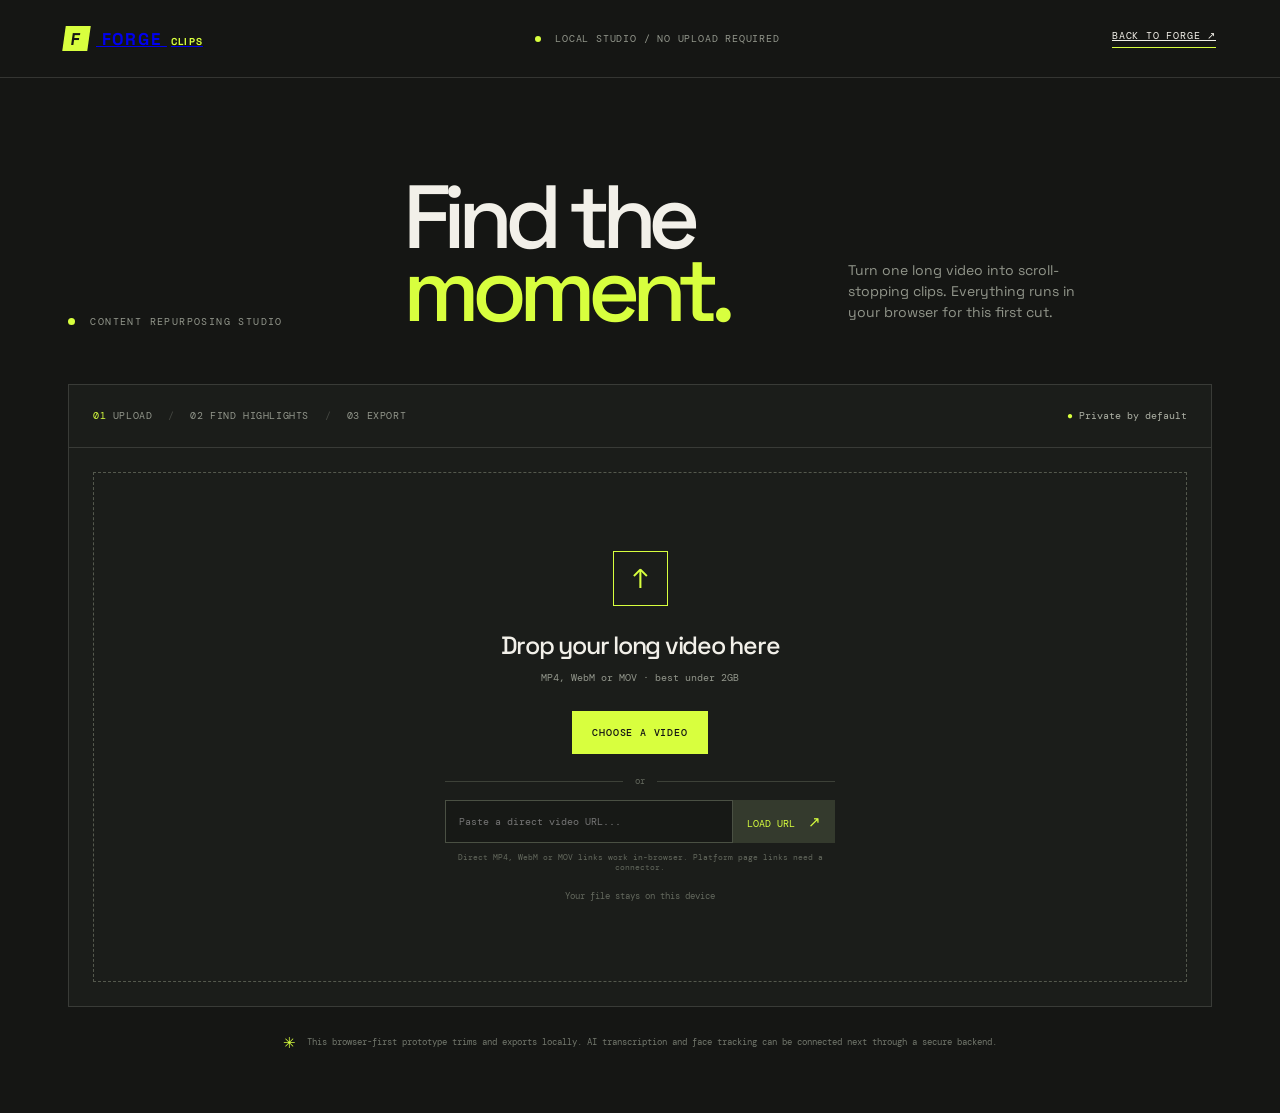
<file: clipper.html>
<!doctype html>
<html lang="en">
<head>
  <meta charset="UTF-8" />
  <meta name="viewport" content="width=device-width, initial-scale=1.0" />
  <meta name="description" content="Forge Clips — turn long videos into short-form content." />
  <title>Forge Clips — Turn long videos into momentum</title>
  <link rel="preconnect" href="https://fonts.googleapis.com" />
  <link rel="preconnect" href="https://fonts.gstatic.com" crossorigin />
  <link href="https://fonts.googleapis.com/css2?family=DM+Mono:wght@400;500&family=Space+Grotesk:wght@400;500;600;700&display=swap" rel="stylesheet" />
  <link rel="stylesheet" href="clipper.css" />
</head>
<body>
  <header class="clip-header">
    <a class="clip-logo" href="index.html"><span>F</span> FORGE <b>CLIPS</b></a>
    <div class="header-status"><i></i> Local studio / No upload required</div>
    <a class="back-link" href="index.html">Back to Forge ↗</a>
  </header>

  <main class="clip-app">
    <section class="clip-intro">
      <p class="eyebrow"><span></span> Content repurposing studio</p>
      <h1>Find the<br /><em>moment.</em></h1>
      <p class="intro-copy">Turn one long video into scroll-stopping clips. Everything runs in your browser for this first cut.</p>
    </section>

    <section class="workspace" aria-label="Video clipping workspace">
      <div class="workspace-topbar"><div><span class="step active">01</span> Upload <span class="divider">/</span> <span class="step">02</span> Find highlights <span class="divider">/</span> <span class="step">03</span> Export</div><span class="privacy-pill">● Private by default</span></div>

      <div class="upload-state" id="uploadState">
        <div class="upload-icon">↑</div>
        <h2>Drop your long video here</h2>
        <p>MP4, WebM or MOV · best under 2GB</p>
        <label class="upload-button">Choose a video<input id="videoInput" type="file" accept="video/*" /></label>
        <div class="upload-divider"><span>or</span></div>
        <form class="url-form" id="urlForm">
          <input id="videoUrl" type="url" placeholder="Paste a direct video URL..." aria-label="Video URL" />
          <button type="submit">Load URL <span>↗</span></button>
        </form>
        <p class="url-help">Direct MP4, WebM or MOV links work in-browser. Platform page links need a connector.</p>
        <span class="upload-hint">Your file stays on this device</span>
      </div>

      <div class="editor-state hidden" id="editorState">
        <div class="editor-grid">
          <div class="player-column">
            <div class="video-shell"><video id="video" controls playsinline></video><div class="video-empty" id="videoEmpty">Your video preview will appear here</div><button class="play-overlay" id="playOverlay" aria-label="Play video">▶</button></div>
            <div class="video-meta"><div><strong id="fileName">Untitled video</strong><span id="videoInfo">Ready to edit</span></div><button class="text-button" id="replaceVideo">Replace video</button></div>
            <div class="timeline-wrap"><div class="timeline-head"><span>Selected clip</span><strong id="timeReadout">00:00 — 00:30</strong></div><div class="timeline" id="timeline"><div class="timeline-track"></div><div class="range-highlight" id="rangeHighlight"></div><input class="range-input range-start" id="startRange" type="range" min="0" max="100" value="0" step="0.1" aria-label="Clip start" /><input class="range-input range-end" id="endRange" type="range" min="0" max="100" value="30" step="0.1" aria-label="Clip end" /></div><div class="timeline-labels"><span>00:00</span><span id="durationLabel">00:00</span></div></div>
          </div>
          <aside class="control-column">
            <div class="control-card highlight-card"><div class="card-title"><span class="spark">✦</span><div><strong>Highlight finder</strong><small>Quick suggestions based on video length</small></div></div><button class="scan-button" id="scanButton">Scan for moments <span>✦</span></button><div class="suggestions" id="suggestions"><p class="empty-suggestion">Upload a video and scan to find suggested moments.</p></div></div>
            <div class="control-card"><div class="card-title"><span class="caption-icon">Aa</span><div><strong>Caption context</strong><small>Paste a transcript to guide your edits</small></div></div><textarea id="transcript" placeholder="Paste a transcript here (optional)..."></textarea><div class="caption-row"><span>Captions will be ready for your next pass</span><span class="toggle"><i></i></span></div></div>
          </aside>
        </div>
        <div class="export-bar"><div class="export-summary"><span class="summary-icon">↳</span><div><strong id="exportSummary">30 second clip selected</strong><small>Vertical 9:16 · WebM export</small></div></div><button class="export-button" id="exportButton">Export clip <span>↓</span></button></div>
        <div class="export-status hidden" id="exportStatus" role="status"></div>
      </div>
    </section>
    <p class="studio-note"><span>✳</span> This browser-first prototype trims and exports locally. AI transcription and face tracking can be connected next through a secure backend.</p>
  </main>
  <script src="clipper.js"></script>
</body>
</html>
</file>
<file: clipper.css>
:root{--ink:#151614;--panel:#20221e;--panel-2:#282b25;--line:rgba(242,240,233,.14);--paper:#f2f0e9;--muted:#92968b;--lime:#d8ff3e;--mono:'DM Mono',monospace;--display:'Space Grotesk',sans-serif}*{box-sizing:border-box}body{margin:0;background:var(--ink);color:var(--paper);font-family:var(--display);min-height:100vh}.clip-header{height:78px;padding:0 5vw;border-bottom:1px solid var(--line);display:flex;align-items:center;justify-content:space-between}.clip-logo{font-weight:700;letter-spacing:.1em;font-size:17px}.clip-logo span{display:inline-grid;place-items:center;width:25px;height:25px;background:var(--lime);color:var(--ink);margin-right:7px;transform:skew(-8deg)}.clip-logo b{color:var(--lime);font-size:10px;letter-spacing:.12em;margin-left:4px}.header-status,.back-link{font:10px var(--mono);text-transform:uppercase;letter-spacing:.08em;color:var(--muted)}.header-status i{display:inline-block;width:6px;height:6px;background:var(--lime);border-radius:50%;margin-right:7px}.back-link{color:var(--paper);border-bottom:1px solid var(--lime);padding-bottom:5px}.clip-app{max-width:1240px;margin:auto;padding:75px 48px 60px}.clip-intro{display:flex;align-items:end;justify-content:space-between;margin-bottom:56px}.eyebrow{color:var(--muted);font:10px var(--mono);letter-spacing:.14em;text-transform:uppercase;margin:0}.eyebrow span{display:inline-block;background:var(--lime);width:7px;height:7px;border-radius:50%;margin-right:8px}.clip-intro h1{font-size:clamp(62px,7vw,100px);line-height:.82;letter-spacing:-.09em;font-weight:500;margin:28px 0 0}.clip-intro h1 em{color:var(--lime);font-style:normal}.intro-copy{color:var(--muted);font-size:14px;line-height:1.5;max-width:250px;margin:0 10% 5px 0}.workspace{border:1px solid var(--line);background:#1b1d1a}.workspace-topbar{height:63px;padding:0 24px;border-bottom:1px solid var(--line);display:flex;justify-content:space-between;align-items:center;color:var(--muted);font:10px var(--mono);text-transform:uppercase;letter-spacing:.06em}.step.active{color:var(--lime)}.divider{opacity:.35;padding:0 9px}.privacy-pill{color:#aeb2a6;text-transform:none;letter-spacing:0}.privacy-pill:first-letter{color:var(--lime)}.upload-state{min-height:510px;margin:24px;border:1px dashed #54584d;display:flex;flex-direction:column;align-items:center;justify-content:center;text-align:center}.upload-icon{width:55px;height:55px;border:1px solid var(--lime);display:grid;place-items:center;color:var(--lime);font-size:27px;margin-bottom:23px}.upload-state h2{font-size:25px;letter-spacing:-.05em;font-weight:500;margin:0 0 10px}.upload-state p{font:10px var(--mono);color:var(--muted);margin:0 0 27px}.upload-button,.scan-button,.export-button{cursor:pointer}.upload-button{background:var(--lime);color:var(--ink);padding:15px 20px;font:500 10px var(--mono);text-transform:uppercase;letter-spacing:.08em}.upload-button input{display:none}.upload-hint{font:9px var(--mono);color:#64695e;margin-top:18px}.hidden{display:none!important}.editor-state{padding:24px}.editor-grid{display:grid;grid-template-columns:1.35fr .85fr;gap:20px}.video-shell{height:425px;background:#0c0d0c;position:relative;display:flex;align-items:center;justify-content:center;overflow:hidden}.video-shell video{width:100%;height:100%;object-fit:contain;display:none}.video-shell.has-video video{display:block}.video-empty{font:10px var(--mono);color:#585d53;text-transform:uppercase;letter-spacing:.08em}.has-video .video-empty{display:none}.play-overlay{position:absolute;z-index:2;width:52px;height:52px;background:var(--lime);border:0;color:var(--ink);border-radius:50%;font-size:15px;padding-left:4px;cursor:pointer}.has-video .play-overlay{display:none}.video-meta{display:flex;justify-content:space-between;align-items:center;padding:15px 0 24px;border-bottom:1px solid var(--line)}.video-meta strong,.video-meta span{display:block}.video-meta strong{font-size:13px;font-weight:500}.video-meta span{font:9px var(--mono);color:var(--muted);margin-top:5px}.text-button{background:none;border:0;border-bottom:1px solid var(--lime);padding:0 0 6px;color:var(--paper);font:9px var(--mono);text-transform:uppercase;cursor:pointer}.timeline-wrap{padding-top:21px}.timeline-head,.timeline-labels{display:flex;justify-content:space-between;font:9px var(--mono);text-transform:uppercase;color:var(--muted)}.timeline-head strong{color:var(--lime);font-weight:400}.timeline{height:32px;position:relative;margin:13px 0 4px}.timeline-track,.range-highlight{position:absolute;height:8px;top:12px;left:0;right:0;background:#3c4037}.range-highlight{background:var(--lime);left:0;right:70%;opacity:.9}.range-input{position:absolute;appearance:none;pointer-events:none;width:100%;height:8px;top:12px;left:0;background:none;margin:0}.range-input::-webkit-slider-thumb{appearance:none;width:16px;height:16px;border:2px solid var(--ink);border-radius:50%;background:var(--lime);pointer-events:auto;cursor:ew-resize}.range-input::-moz-range-thumb{width:12px;height:12px;border:2px solid var(--ink);border-radius:50%;background:var(--lime);pointer-events:auto;cursor:ew-resize}.range-end{z-index:3}.range-start{z-index:4}.timeline-labels{font-size:8px}.control-column{display:flex;flex-direction:column;gap:15px}.control-card{background:var(--panel);border:1px solid var(--line);padding:20px}.card-title{display:flex;gap:12px;align-items:center}.card-title>span{width:31px;height:31px;display:grid;place-items:center;background:#30352c;color:var(--lime);font-size:16px}.caption-icon{font:14px var(--mono)!important}.card-title strong,.card-title small{display:block}.card-title strong{font-size:13px;font-weight:500}.card-title small{font:9px var(--mono);color:var(--muted);margin-top:5px}.scan-button{width:100%;border:1px solid var(--lime);background:transparent;color:var(--lime);padding:13px;margin:25px 0 16px;font:10px var(--mono);text-transform:uppercase;letter-spacing:.07em;text-align:left;display:flex;justify-content:space-between}.scan-button:hover{background:var(--lime);color:var(--ink)}.suggestions{display:flex;flex-direction:column;gap:8px}.empty-suggestion{font:9px/1.5 var(--mono);color:#696e63;margin:0}.suggestion{background:#2b2f28;padding:12px;display:grid;grid-template-columns:38px 1fr auto;gap:10px;align-items:center;cursor:pointer;border:1px solid transparent}.suggestion:hover,.suggestion.selected{border-color:var(--lime)}.suggestion-num{font:10px var(--mono);color:var(--lime)}.suggestion strong{font-size:11px;font-weight:500;display:block}.suggestion small{font:8px var(--mono);color:var(--muted);display:block;margin-top:4px}.suggestion button{background:none;border:0;color:var(--lime);font-size:18px;cursor:pointer}.control-card textarea{width:100%;height:79px;background:#171916;border:1px solid var(--line);resize:vertical;color:var(--paper);font:10px/1.5 var(--mono);margin-top:20px;padding:12px;outline:none}.control-card textarea:focus{border-color:var(--lime)}.caption-row{display:flex;justify-content:space-between;align-items:center;color:var(--muted);font:8px var(--mono);margin-top:15px}.toggle{width:29px;height:16px;border-radius:10px;background:#41463b;padding:2px}.toggle i{display:block;width:12px;height:12px;border-radius:50%;background:var(--muted)}.export-bar{margin-top:20px;background:var(--lime);color:var(--ink);padding:17px 20px;display:flex;align-items:center;justify-content:space-between}.export-summary{display:flex;align-items:center;gap:11px}.summary-icon{font-size:22px}.export-summary strong,.export-summary small{display:block}.export-summary strong{font-size:12px;font-weight:600}.export-summary small{font:9px var(--mono);margin-top:4px;color:#566023}.export-button{border:0;background:var(--ink);color:var(--paper);padding:13px 17px;font:10px var(--mono);text-transform:uppercase;letter-spacing:.08em}.export-button span{color:var(--lime);padding-left:13px;font-size:16px}.export-button:disabled{opacity:.6;cursor:wait}.export-status{background:#26301a;color:var(--lime);padding:13px 18px;font:10px var(--mono);margin-top:10px}.studio-note{color:#73786d;text-align:center;font:9px var(--mono);margin:26px 0 0}.studio-note span{color:var(--lime);font-size:15px;vertical-align:middle;margin-right:6px}@media(max-width:850px){.clip-header{padding:0 23px}.header-status{display:none}.clip-app{padding:55px 23px}.clip-intro{display:block;margin-bottom:42px}.intro-copy{margin-top:28px}.editor-grid{grid-template-columns:1fr}.video-shell{height:360px}.workspace-topbar{font-size:8px}.privacy-pill{display:none}}@media(max-width:500px){.clip-intro h1{font-size:68px}.workspace-topbar{padding:0 15px}.divider{padding:0 3px}.editor-state{padding:15px}.upload-state{margin:15px;min-height:400px}.video-shell{height:260px}.export-bar{align-items:flex-start;gap:18px;flex-direction:column}.export-button{width:100%;text-align:left}.back-link{font-size:8px}}
:root{--url-control:#343a2d}.upload-divider{width:min(390px,80%);display:flex;align-items:center;gap:12px;color:#64695e;font:9px var(--mono);margin:21px 0 13px}.upload-divider:before,.upload-divider:after{content:'';height:1px;background:#3d4138;flex:1}.url-form{display:flex;width:min(390px,80%);height:43px}.url-form input{background:#171916;border:1px solid #4a5043;color:var(--paper);padding:0 13px;min-width:0;flex:1;outline:none;font:10px var(--mono)}.url-form input:focus{border-color:var(--lime)}.url-form button{border:0;background:var(--url-control);color:var(--lime);padding:0 14px;font:10px var(--mono);text-transform:uppercase;cursor:pointer}.url-form button span{font-size:15px;padding-left:7px}.url-help{font:8px var(--mono)!important;color:#64695e!important;margin:9px 0 0!important;max-width:390px}
</file>
